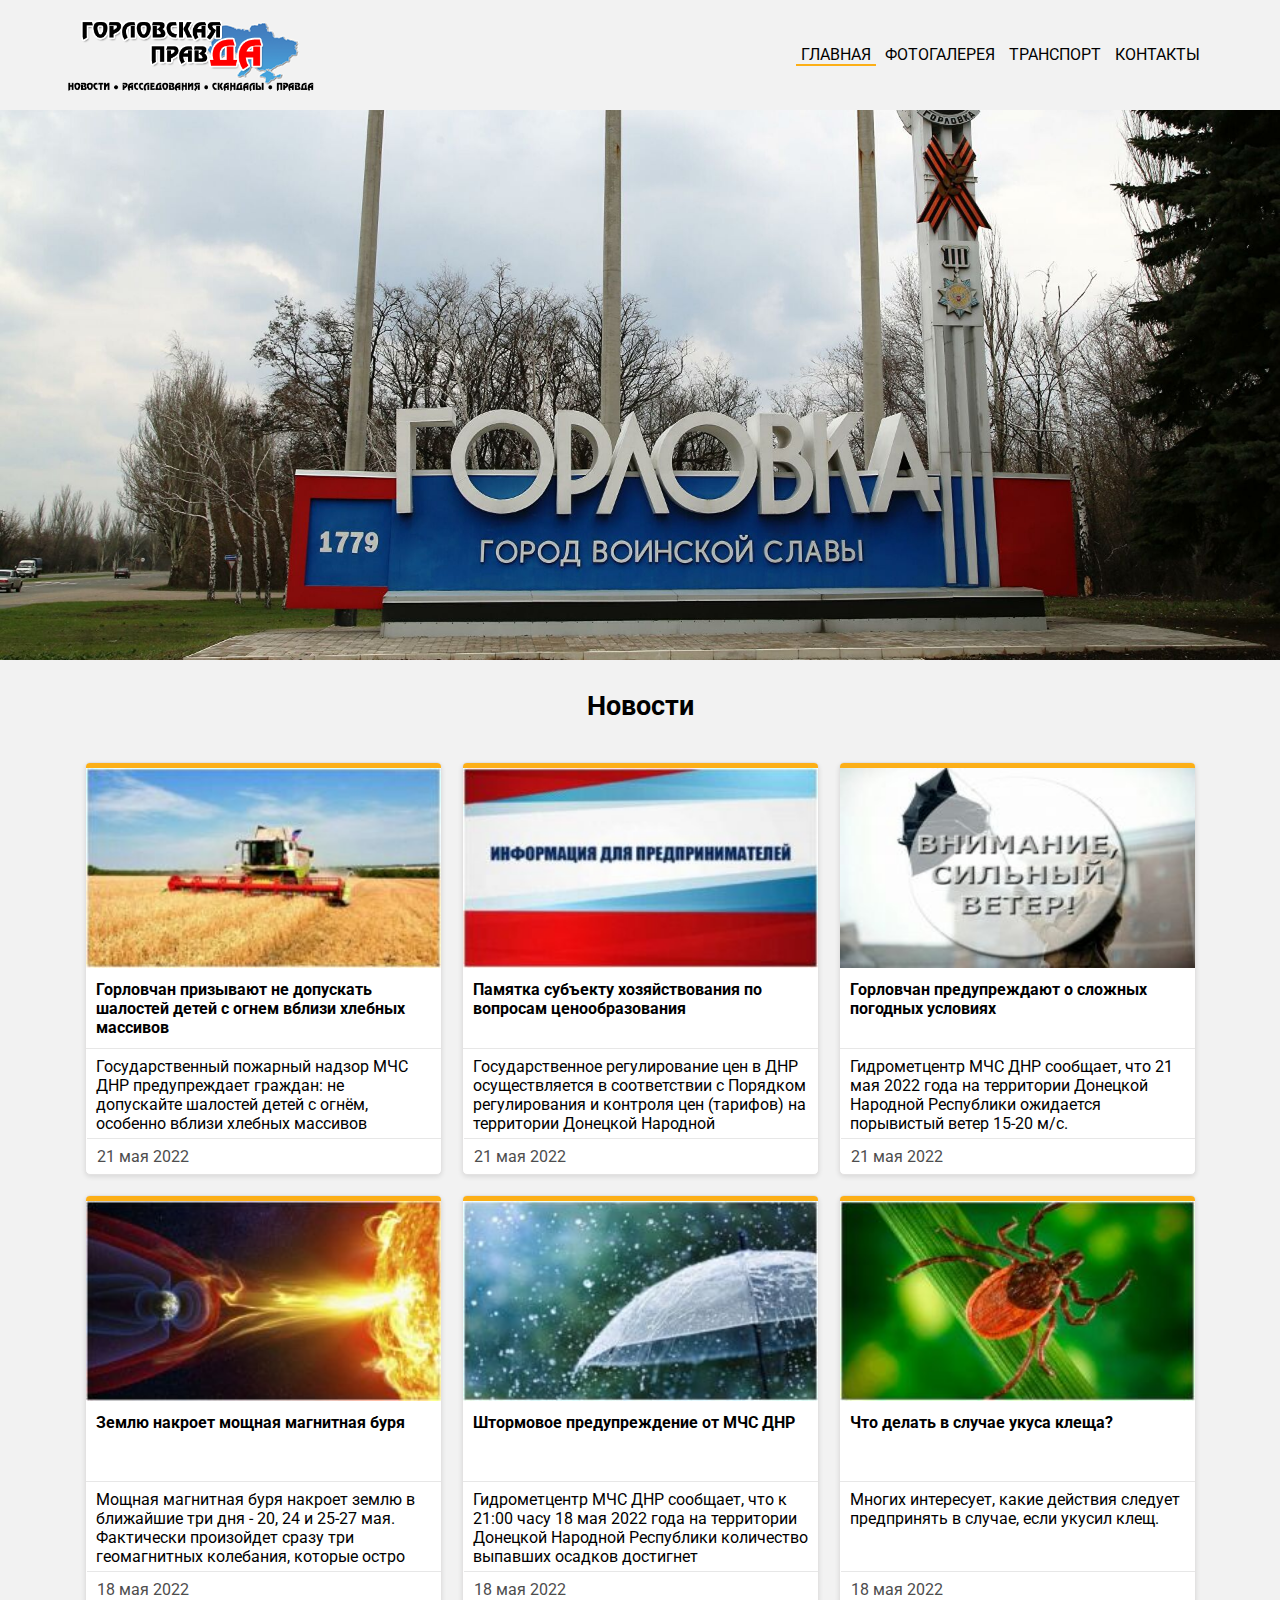
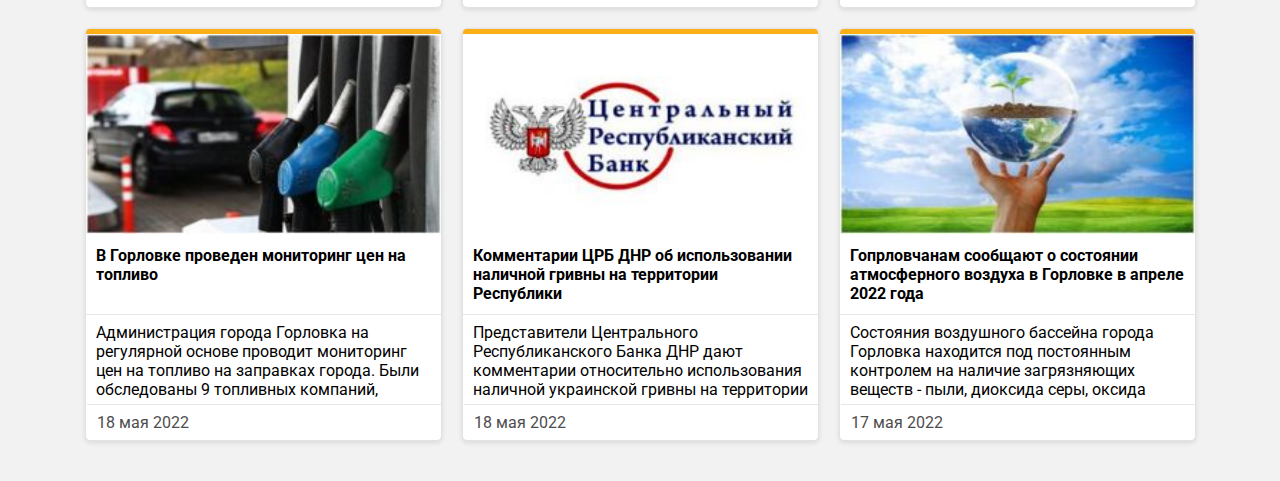
<file: index.html>
<!DOCTYPE html>

<head>
    <title>Горловская правда - Главная</title>
    <link rel="preconnect" href="https://fonts.googleapis.com">
    <link rel="preconnect" href="https://fonts.gstatic.com" crossorigin>
    <link
        href="https://fonts.googleapis.com/css2?family=Roboto:ital,wght@0,100;0,300;0,400;0,500;0,700;1,100;1,300;1,400;1,500;1,700;1,900&display=swap"
        rel="stylesheet">
    <link rel="stylesheet" href="./style.css" />
</head>

<body>
    <div id="header">
        <div id="header-content">
            <img src="./images/logo.jpg" alt="logo">
            <div id="header-nav">
                <a class="active">ГЛАВНАЯ</a>
                <a href="./photos.html">ФОТОГАЛЕРЕЯ</a>
                <a href="./transports.html">ТРАНСПОРТ</a>
                <a href="./contacts.html">КОНТАКТЫ</a>
            </div>
        </div>
    </div>

    <div id="photo-bg"></div>

    <div id="transport-data">
        <div id="transport-title">Новости</div>
    </div>

    <div id="posts-container">
        <div class="posts">
            <div class="posts-border"></div>
            <img src="./images/post1.jpg" />
            <div class="posts-title">Горловчан призывают не допускать шалостей детей с огнем вблизи хлебных массивов
            </div>
            <div class="posts-desc">Государственный пожарный надзор МЧС ДНР предупреждает граждан: не допускайте
                шалостей детей с огнём, особенно вблизи хлебных массивов</div>
            <div class="posts-date">21 мая 2022 </div>
        </div>

        <div class="posts">
            <div class="posts-border"></div>
            <img src="./images/post2.jpg" />
            <div class="posts-title">Памятка субъекту хозяйствования по вопросам ценообразования</div>
            <div class="posts-desc">Государственное регулирование цен в ДНР осуществляется в соответствии с Порядком
                регулирования и контроля цен (тарифов) на территории Донецкой Народной Республики, утвержденным
                Постановлением Совета Министров Донецкой Народной Республики от 03.06.2015 № 10–41 (далее – Порядок).
            </div>
            <div class="posts-date">21 мая 2022 </div>
        </div>

        <div class="posts">
            <div class="posts-border"></div>
            <img src="./images/post3.jpg" />
            <div class="posts-title">Горловчан предупреждают о сложных погодных условиях</div>
            <div class="posts-desc">Гидрометцентр МЧС ДНР сообщает, что 21 мая 2022 года на территории Донецкой Народной
                Республики ожидается порывистый ветер 15-20 м/с.</div>
            <div class="posts-date">21 мая 2022 </div>
        </div>

        <div class="posts">
            <div class="posts-border"></div>
            <img src="./images/post4.jpg" />
            <div class="posts-title">Землю накроет мощная магнитная буря</div>
            <div class="posts-desc">Мощная магнитная буря накроет землю в ближайшие три дня - 20, 24 и 25-27 мая.
                Фактически произойдет сразу три геомагнитных колебания, которые остро ощутит на себе все человечество.
            </div>
            <div class="posts-date">18 мая 2022 </div>
        </div>

        <div class="posts">
            <div class="posts-border"></div>
            <img src="./images/post5.jpg" />
            <div class="posts-title">Штормовое предупреждение от МЧС ДНР</div>
            <div class="posts-desc">Гидрометцентр МЧС ДНР сообщает, что к 21:00 часу 18 мая 2022 года на территории
                Донецкой Народной Республики количество выпавших осадков достигнет</div>
            <div class="posts-date">18 мая 2022 </div>
        </div>

        <div class="posts">
            <div class="posts-border"></div>
            <img src="./images/post6.jpg" />
            <div class="posts-title">Что делать в случае укуса клеща?</div>
            <div class="posts-desc">Многих интересует, какие действия следует предпринять в случае, если укусил клещ.
            </div>
            <div class="posts-date">18 мая 2022 </div>
        </div>

        <div class="posts">
            <div class="posts-border"></div>
            <img src="./images/post7.jpg" />
            <div class="posts-title">В Горловке проведен мониторинг цен на топливо</div>
            <div class="posts-desc">Администрация города Горловка на регулярной основе проводит мониторинг цен на
                топливо на заправках города. Были обследованы 9 топливных компаний, реализующих топливо.</div>
            <div class="posts-date">18 мая 2022 </div>
        </div>

        <div class="posts">
            <div class="posts-border"></div>
            <img src="./images/post8.jpg" />
            <div class="posts-title">Комментарии ЦРБ ДНР об использовании наличной гривны на территории Республики</div>
            <div class="posts-desc">Представители Центрального Республиканского Банка ДНР дают комментарии относительно
                использования наличной украинской гривны на территории Донецкой Народной Республики, относительно приема
                украинской гривны, как средства платежа на территории Донецкой Народной Республики</div>
            <div class="posts-date">18 мая 2022 </div>
        </div>

        <div class="posts">
            <div class="posts-border"></div>
            <img src="./images/post9.jpg" />
            <div class="posts-title">Гопрловчанам сообщают о состоянии атмосферного воздуха в Горловке в апреле 2022
                года</div>
            <div class="posts-desc">Состояния воздушного бассейна города Горловка находится под постоянным контролем на
                наличие загрязняющих веществ - пыли, диоксида серы, оксида углерода, диоксида азота, оксида азота,
                сероводорода, фенола, аммиака и формальдегида.</div>
            <div class="posts-date">17 мая 2022 </div>
        </div>
    </div>
</body>

</html>
</file>
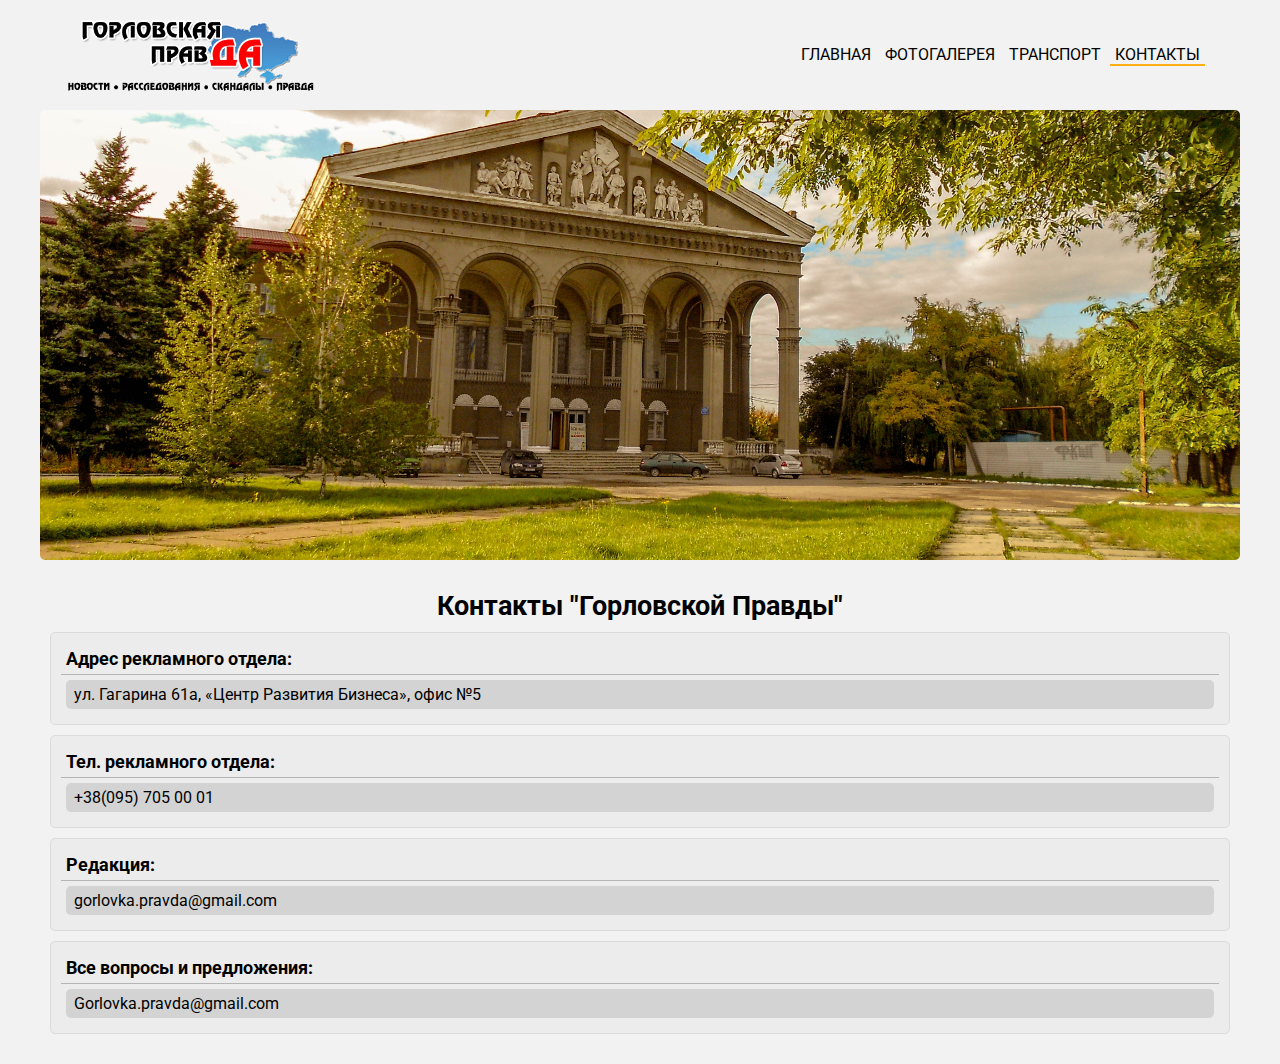
<file: contacts.html>
<!DOCTYPE html>

<head>
    <title>Горловская правда - Фотогалерея</title>
    <link rel="preconnect" href="https://fonts.googleapis.com">
    <link rel="preconnect" href="https://fonts.gstatic.com" crossorigin>
    <link
        href="https://fonts.googleapis.com/css2?family=Roboto:ital,wght@0,100;0,300;0,400;0,500;0,700;1,100;1,300;1,400;1,500;1,700;1,900&display=swap"
        rel="stylesheet">
    <link rel="stylesheet" href="./style.css" />
</head>

<body>
    <div id="header">
        <div id="header-content">
            <img src="./images/logo.jpg" alt="logo">
            <div id="header-nav">
                <a href="./index.html">ГЛАВНАЯ</a>
                <a href="./photos.html">ФОТОГАЛЕРЕЯ</a>
                <a href="./transports.html">ТРАНСПОРТ</a>
                <a class="active">КОНТАКТЫ</a>
            </div>
        </div>
    </div>

    <div id="contacts-bg"></div>

    <div id="transport-data">
        <div id="transport-title">Контакты "Горловской Правды"</div>

        <div class="data">
            <div class="data-info-title">Адрес рекламного отдела:</div>
            <div class="data-info">ул. Гагарина 61а, «Центр Развития Бизнеса», офис №5</div>
        </div>
        <div class="data">
            <div class="data-info-title">Тел. рекламного отдела:</div>
            <div class="data-info">+38(095) 705 00 01</div>
        </div>
        <div class="data">
            <div class="data-info-title">Редакция:</div>
            <div class="data-info">gorlovka.pravda@gmail.com</div>
        </div>
        <div class="data">
            <div class="data-info-title">Все вопросы и предложения: </div>
            <div class="data-info">Gorlovka.pravda@gmail.com</div>
        </div>
    </div>

</body>

</html>
</file>
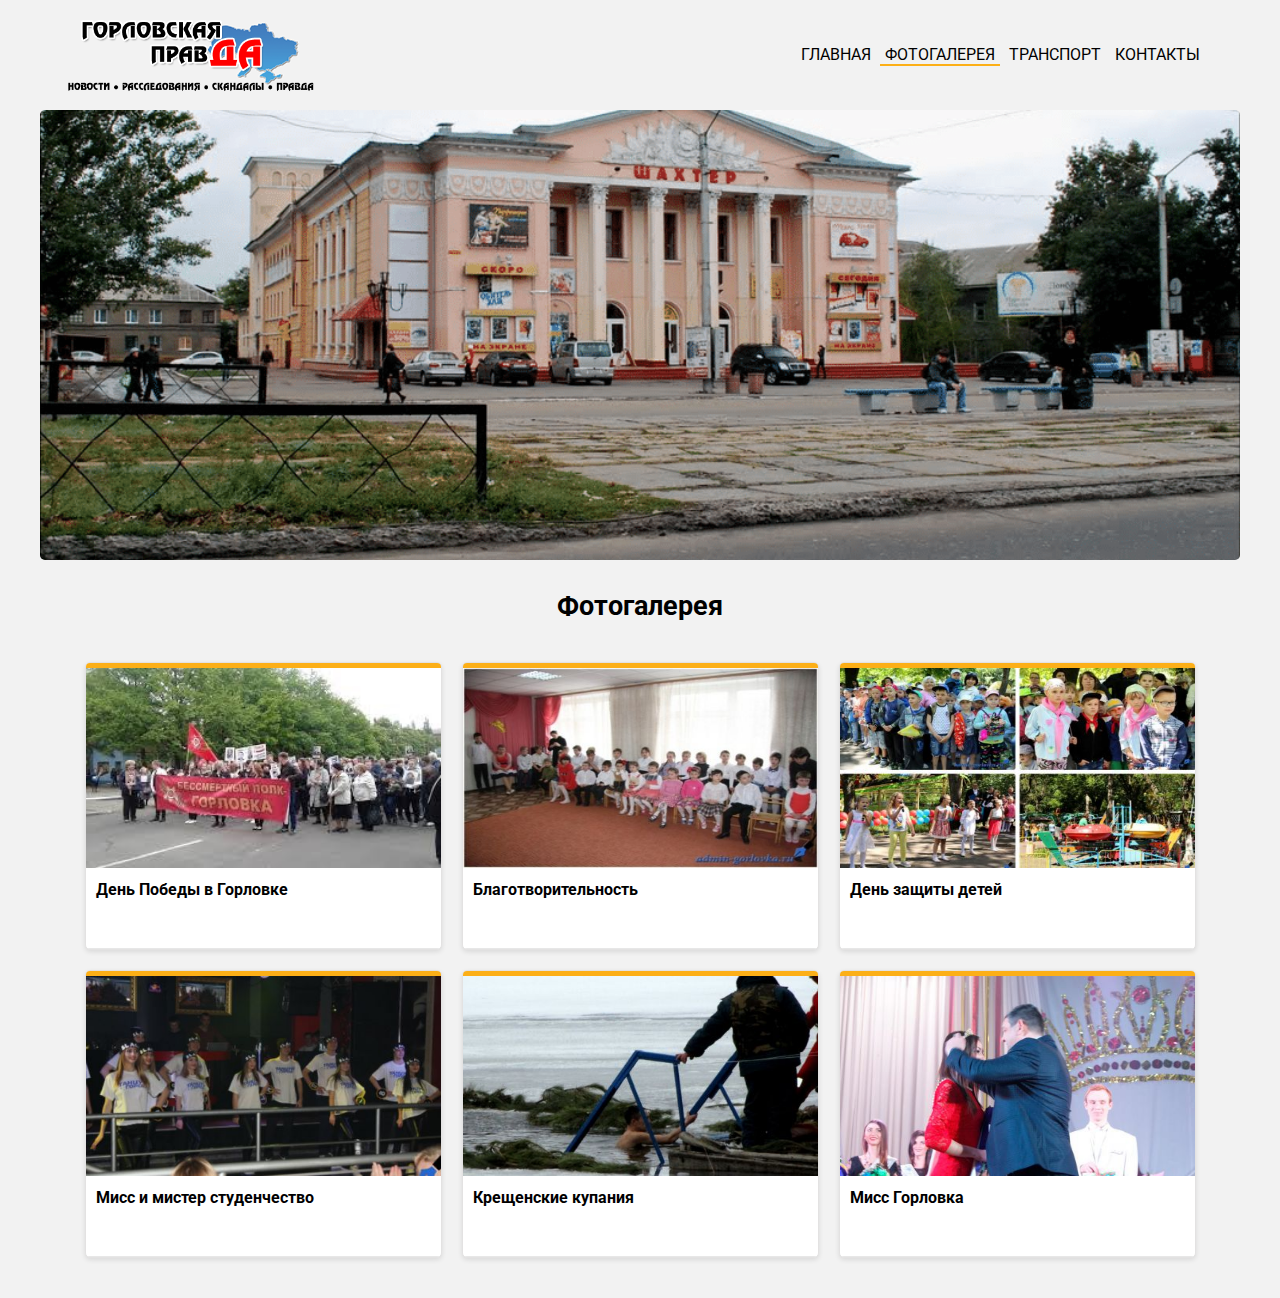
<file: photos.html>
<!DOCTYPE html>

<head>
    <title>Горловская правда - Контакты</title>
    <link rel="preconnect" href="https://fonts.googleapis.com">
    <link rel="preconnect" href="https://fonts.gstatic.com" crossorigin>
    <link
        href="https://fonts.googleapis.com/css2?family=Roboto:ital,wght@0,100;0,300;0,400;0,500;0,700;1,100;1,300;1,400;1,500;1,700;1,900&display=swap"
        rel="stylesheet">
    <link rel="stylesheet" href="./style.css" />
</head>

<body>
    <div id="header">
        <div id="header-content">
            <img src="./images/logo.jpg" alt="logo">
            <div id="header-nav">
                <a href="./index.html">ГЛАВНАЯ</a>
                <a class="active">ФОТОГАЛЕРЕЯ</a>
                <a href="./transports.html">ТРАНСПОРТ</a>
                <a href="./contacts.html">КОНТАКТЫ</a>
            </div>
        </div>
    </div>

    <div id="gallery-bg"></div>

    <div id="transport-data">
        <div id="transport-title">Фотогалерея</div>
    </div>

    <div id="posts-container">
        <div class="posts">
            <div class="posts-border"></div>
            <img src="./images/photo1.jpg" />
            <div class="posts-title">День Победы в Горловке
            </div>
        </div>

        <div class="posts">
            <div class="posts-border"></div>
            <img src="./images/photo2.jpg" />
            <div class="posts-title">Благотворительность</div>
        </div>

        <div class="posts">
            <div class="posts-border"></div>
            <img src="./images/photo3.jpg" />
            <div class="posts-title">День защиты детей</div>
        </div>

        <div class="posts">
            <div class="posts-border"></div>
            <img src="./images/photo4.jpg" />
            <div class="posts-title">Мисс и мистер студенчество</div>
        </div>

        <div class="posts">
            <div class="posts-border"></div>
            <img src="./images/photo5.jpg" />
            <div class="posts-title">Крещенские купания</div>
        </div>

        <div class="posts">
            <div class="posts-border"></div>
            <img src="./images/photo6.jpg" />
            <div class="posts-title">Мисс Горловка</div>
        </div>
    </div>
</body>

</html>
</file>
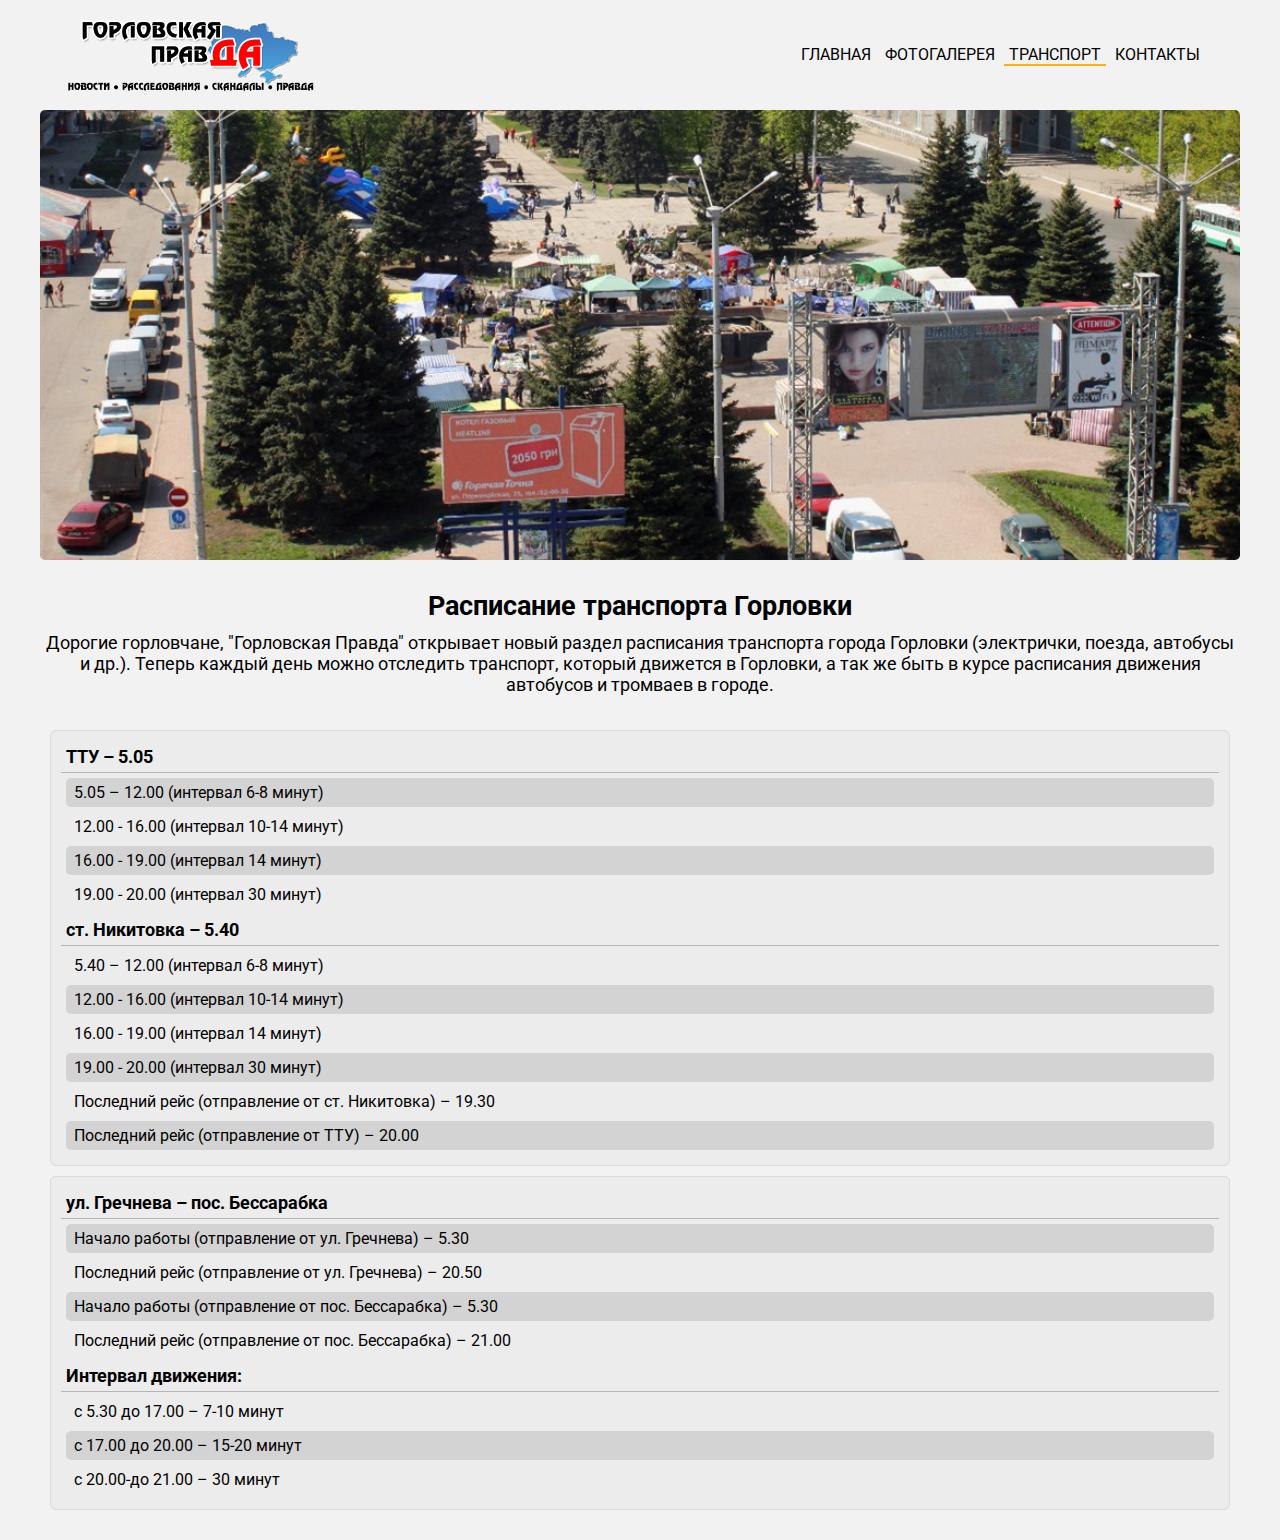
<file: transports.html>
<!DOCTYPE html>

<head>
    <title>Горловская правда - Транспорт</title>
    <link rel="preconnect" href="https://fonts.googleapis.com">
    <link rel="preconnect" href="https://fonts.gstatic.com" crossorigin>
    <link
        href="https://fonts.googleapis.com/css2?family=Roboto:ital,wght@0,100;0,300;0,400;0,500;0,700;1,100;1,300;1,400;1,500;1,700;1,900&display=swap"
        rel="stylesheet">
    <link rel="stylesheet" href="./style.css" />
</head>

<body>
    <div id="header">
        <div id="header-content">
            <img src="./images/logo.jpg" alt="logo">
            <div id="header-nav">
                <a href="./index.html">ГЛАВНАЯ</a>
                <a href="./photos.html">ФОТОГАЛЕРЕЯ</a>
                <a class="active">ТРАНСПОРТ</a>
                <a href="./contacts.html">КОНТАКТЫ</a>
            </div>
        </div>
    </div>

    <div id="transport-bg"></div>

    <div id="transport-data">
        <div id="transport-title">Расписание транспорта Горловки</div>
        <div id="transport-desc">Дорогие горловчане, "Горловская Правда" открывает новый раздел расписания транспорта
            города Горловки (электрички, поезда, автобусы и др.). Теперь каждый день можно отследить
            транспорт, который движется в Горловки, а так же быть в курсе расписания движения автобусов и тромваев в
            городе.</div>

        <div class="data">
            <div class="data-info-title">ТТУ – 5.05</div>
            <div class="data-info">5.05 – 12.00 (интервал 6-8 минут)</div>
            <div class="data-info">12.00 - 16.00 (интервал 10-14 минут)</div>
            <div class="data-info">16.00 - 19.00 (интервал 14 минут)</div>
            <div class="data-info">19.00 - 20.00 (интервал 30 минут)</div>
            <div class="data-info-title">ст. Никитовка – 5.40</div>
            <div class="data-info">5.40 – 12.00 (интервал 6-8 минут)</div>
            <div class="data-info">12.00 - 16.00 (интервал 10-14 минут)</div>
            <div class="data-info">16.00 - 19.00 (интервал 14 минут)</div>
            <div class="data-info">19.00 - 20.00 (интервал 30 минут)</div>
            <div class="data-info">Последний рейс (отправление от ст. Никитовка) – 19.30</div>
            <div class="data-info">Последний рейс (отправление от ТТУ) – 20.00</div>
        </div>
        <div class="data">
            <div class="data-info-title">ул. Гречнева – пос. Бессарабка</div>
            <div class="data-info">Начало работы (отправление от ул. Гречнева) – 5.30</div>
            <div class="data-info">Последний рейс (отправление от ул. Гречнева) – 20.50</div>
            <div class="data-info">Начало работы (отправление от пос. Бессарабка) – 5.30</div>
            <div class="data-info">Последний рейс (отправление от пос. Бессарабка) – 21.00</div>
            <div class="data-info-title">Интервал движения:</div>
            <div class="data-info">с 5.30 до 17.00 – 7-10 минут</div>
            <div class="data-info">с 17.00 до 20.00 – 15-20 минут</div>
            <div class="data-info">с 20.00-до 21.00 – 30 минут</div>
        </div>
    </div>

</body>

</html>
</file>
<file: style.css>
body {
    margin: 0;
    overflow-x: hidden;
    font-family: 'Roboto', sans-serif;
    background: #f2f2f2
}

#header {
    position: relative;
    top: 0;
    width: calc(100% - 20px);
    height: 100px;
    line-height: 100px;
    padding: 5px 10px;
}

#header-content {
    position: relative;
    margin: 0 auto;
    height: 100%;
    max-width: 1150px;
}

#header-content img {
    position: relative;
    top: 12px;
    height: 75px;
}

#header-title {
    display: inline-block;
    position: relative;
    top: 21px;
    left: 10px;
    width: 200px;
    line-height: 18px;
    font-weight: 500;
    vertical-align: top;
}

#header-nav {
    cursor: pointer;
    position: relative;
    float: right;
    right: 10px;
}

#header-nav a {
    color: black;
    text-decoration: none;
    padding: 0 5px;
}

#header-nav a.active {
    border-bottom: 2px solid #fcaf17;
}

#posts-container {
    position: relative;
    display: flex;
    flex-wrap: wrap;
    justify-content: center;
    align-items: center;
    max-width: 1200px;
    margin: 30px auto;
}

.posts {
    width: 355px;
    margin: 10px;
    border-radius: 5px;
    overflow: hidden;
    border: 1px solid rgb(227, 226, 226);
    box-shadow: 0 2px 5px 0 rgb(0 0 0 / 10%);
    background: white;
}

.posts-border {
    width: 100%;
    height: 5px;
    background: #fcaf17;
}

.posts img {
    width: 355px;
    height: 200px;
}

.posts-title {
    height: 60px;
    overflow: hide;
    font-weight: bold;
    padding: 8px 10px;
    border-bottom: 1px solid #e7e7e7;
}

.posts-desc {
    height: 71px;
    text-overflow: ellipsis;
    overflow: hidden;
    padding: 8px 10px;
}

.posts-date {
    padding-top: 8px;
    margin-top: 2px;
    margin-left: 1px;
    border-top: 1px solid #e7e7e7;
    color: rgb(77, 77, 77);
    padding: 8px 10px;
}

#photo-bg {
    max-width: 100%;
    height: 550px;
    background-repeat: no-repeat;
    background-size: cover;
    background-position: 50% 90%;
    background-image: url(./images/photoBG.jpg);
}

#gallery-bg {
    max-width: 1200px;
    height: 450px;
    margin: 0 auto;
    border-radius: 5px;
    background-repeat: no-repeat;
    background-size: cover;
    background-position: 50% 90%;
    background-image: url(./images/gorlovka.png);
}

#transport-bg {
    max-width: 1200px;
    height: 450px;
    margin: 0 auto;
    border-radius: 5px;
    background-repeat: no-repeat;
    background-size: cover;
    background-position: 50% 90%;
    background-image: url(./images/contactsBG.jpg);
}

#contacts-bg {
    max-width: 1200px;
    height: 450px;
    margin: 0 auto;
    border-radius: 5px;
    background-repeat: no-repeat;
    background-size: cover;
    background-position: 50% 60%;
    background-image: url(./images/cont.jpg);
}

#transport-data {
    position: relative;
    max-width: 1200px;
    margin: 30px auto;
}

#transport-title {
    text-align: center;
    font-size: 27px;
    font-weight: bold;
    margin-bottom: 10px;
}

#transport-desc {
    font-size: 18px;
    text-align: center;
    margin-bottom: 35px;
}

.data {
    border-radius: 5px;
    padding: 10px;
    margin: 10px;
    border: 1px solid rgb(219, 219, 219);
    background: rgb(236, 236, 236);
}

.data-info-title {
    padding: 5px;
    font-size: 18px;
    font-weight: bold;
    border-bottom: 1px solid rgb(181, 181, 181);
    margin-bottom: 5px;
}

.data-info {
    border-radius: 5px;
    padding: 5px 8px;
    margin: 5px;
    background: transparent
}

.data-info:nth-child(2n) {
    background: rgb(211, 211, 211);
}
</file>
